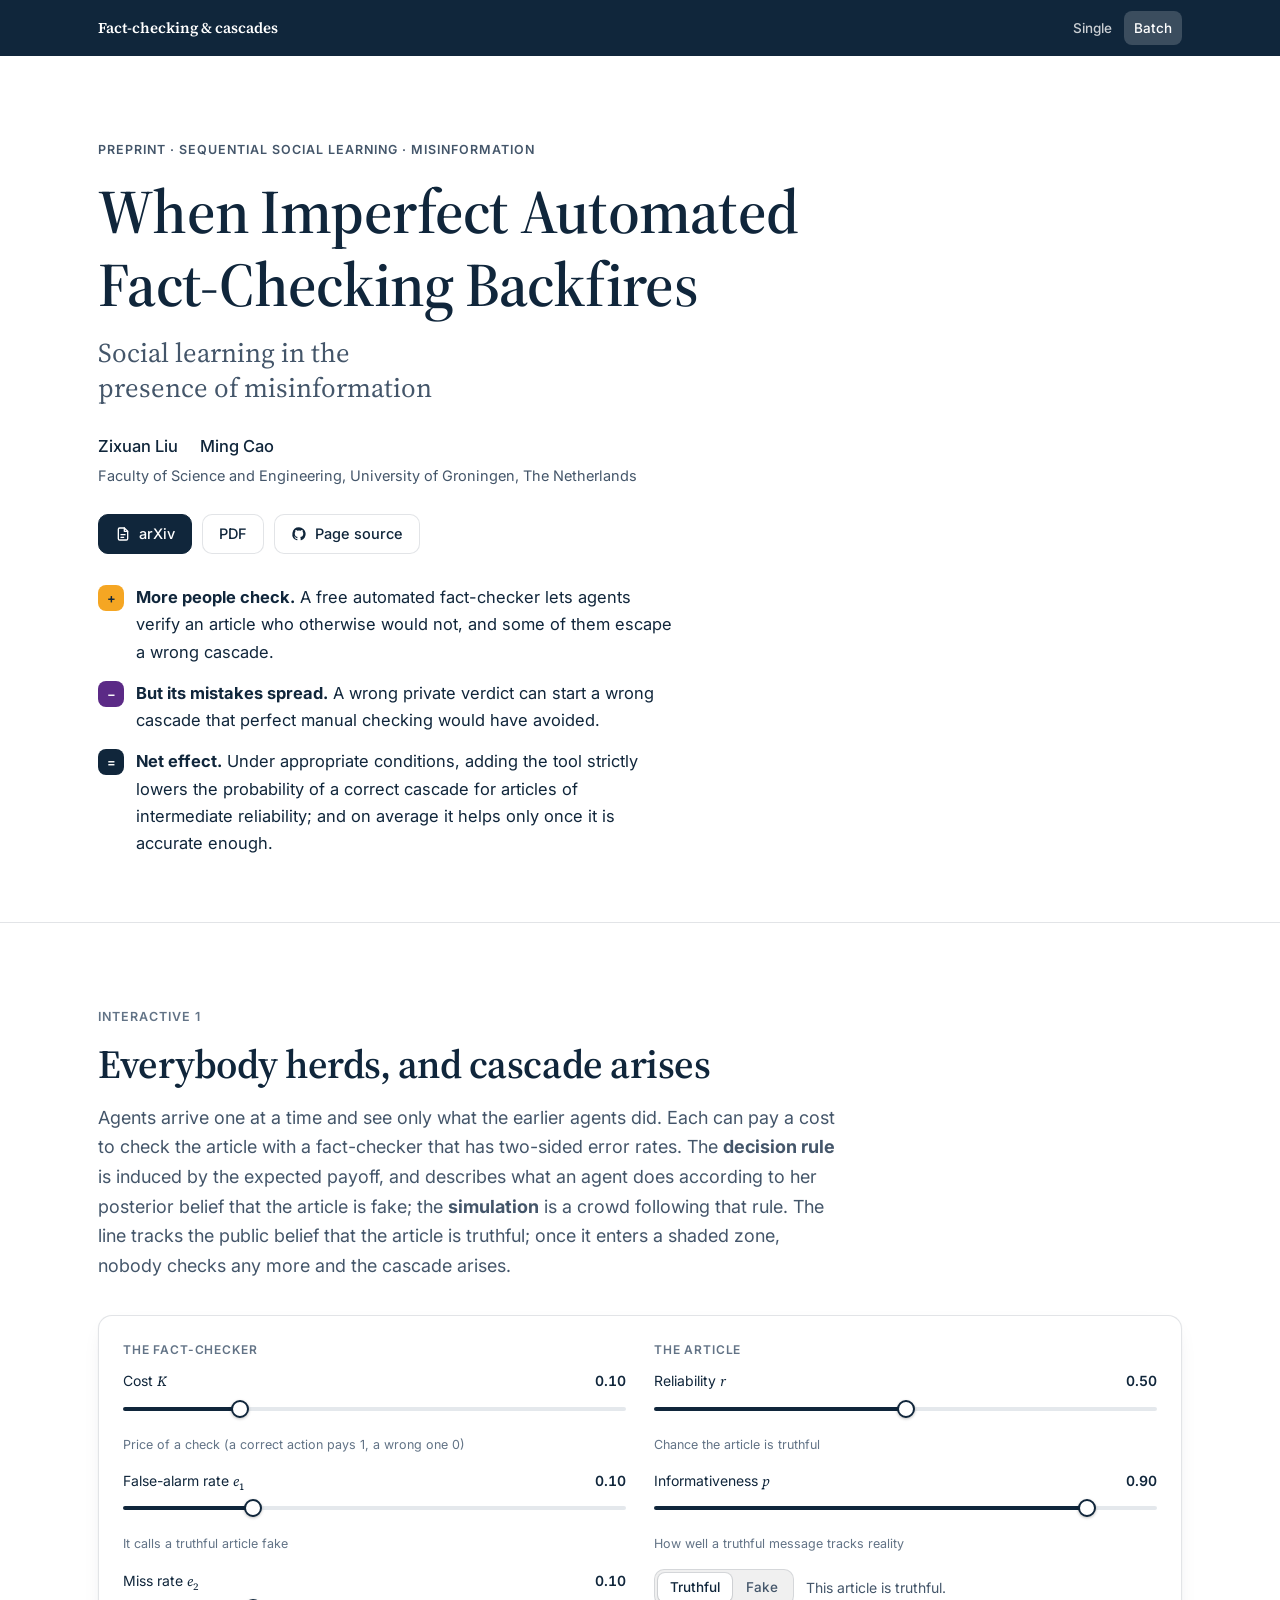
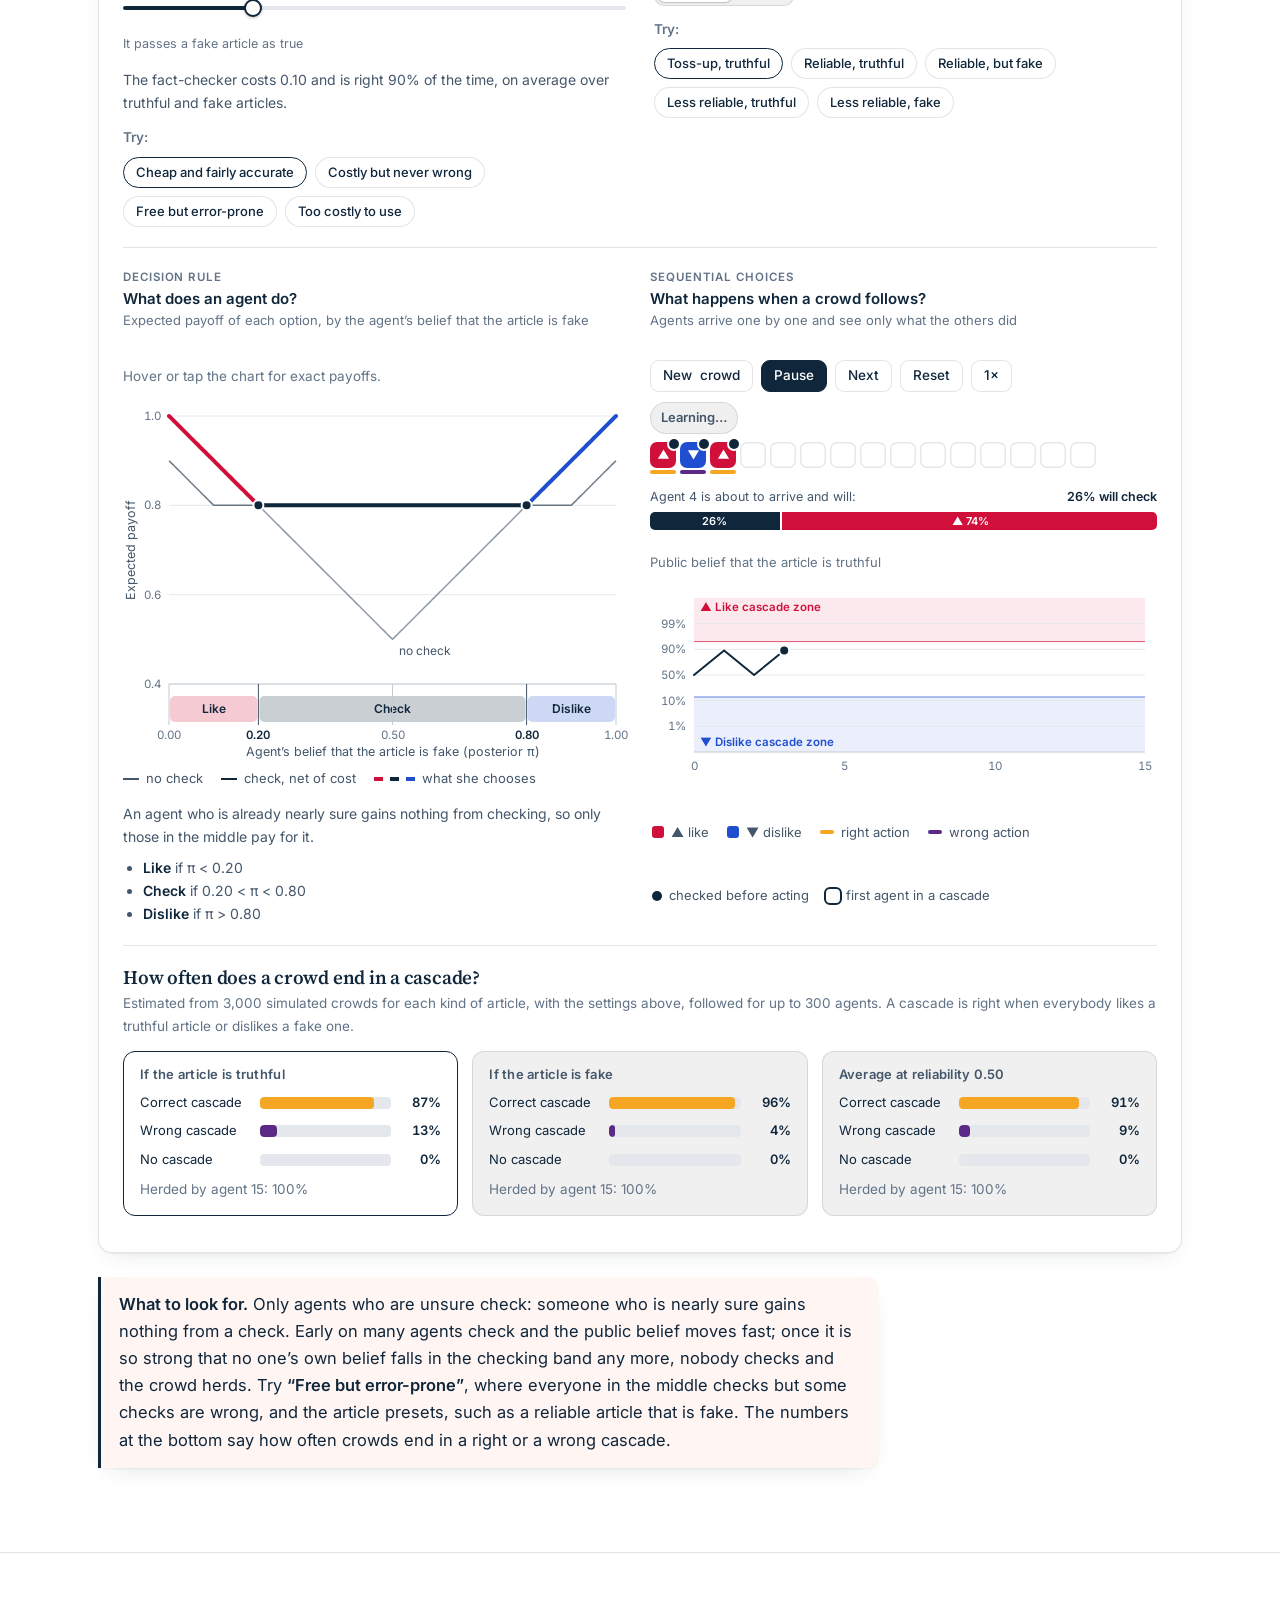
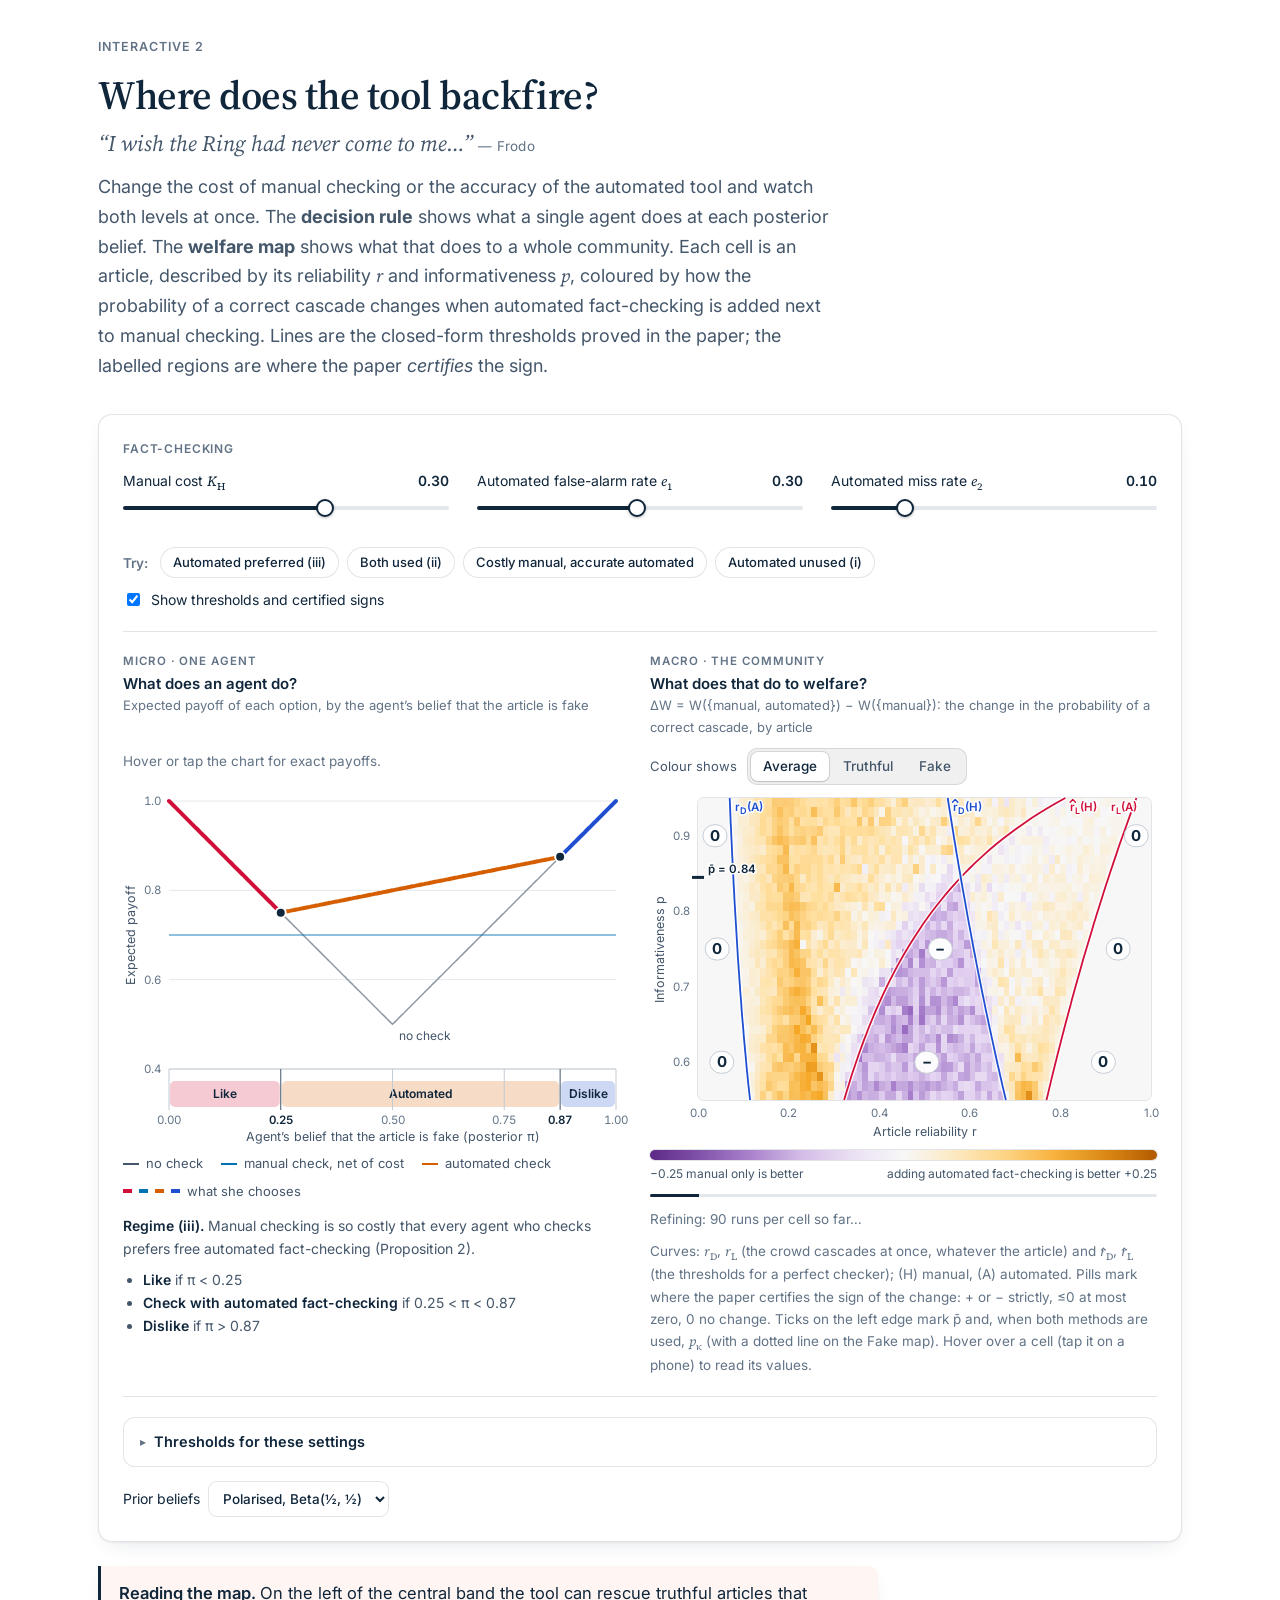
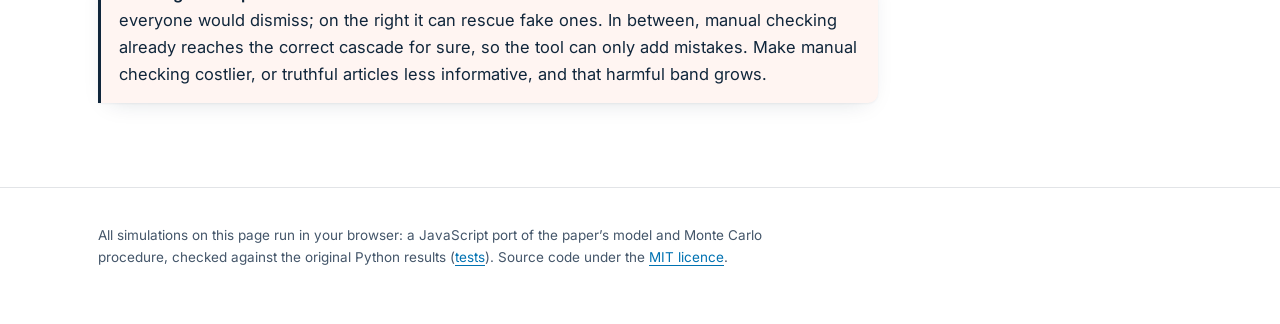
<file: index.html>
<!doctype html>
<html lang="en">
<head>
<meta charset="utf-8">
<meta name="viewport" content="width=device-width, initial-scale=1">
<meta name="theme-color" content="#10263b">
<meta name="color-scheme" content="light">
<title>When Imperfect Automated Fact-Checking Backfires</title>
<meta name="description" content="Interactive project page: when a free but error-prone automated fact-checker helps a community learn the truth, and when it backfires. Sequential social learning with misinformation (Liu &amp; Cao).">
<meta name="author" content="Zixuan Liu, Ming Cao">
<meta property="og:type" content="article">
<meta property="og:title" content="When Imperfect Automated Fact-Checking Backfires">
<meta property="og:description" content="Social learning in the presence of misinformation: an interactive explainer with live simulations.">
<meta name="twitter:card" content="summary">
<link rel="icon" href="data:image/svg+xml,%3Csvg xmlns='http://www.w3.org/2000/svg' viewBox='0 0 32 32'%3E%3Crect width='32' height='32' rx='8' fill='%2310263b'/%3E%3Cpath d='M8 20l5-8 4 5 3-4 4 7z' fill='%23d55e00'/%3E%3Ccircle cx='11' cy='10' r='2.5' fill='%230072b2'/%3E%3C/svg%3E">
<script>
document.documentElement.className='js';document.documentElement.setAttribute('data-theme','light');
window.ASSET_V='20261110b';   /* same number as the ?v= on the files below: bump both when publishing, so a browser never mixes this page with older cached scripts */
/* failsafe: whatever happens to the scripts, nothing that fades in stays hidden */
setTimeout(function(){var e=document.querySelectorAll('.reveal');for(var i=0;i<e.length;i++)e[i].classList.add('in')},3500);
</script>
<link rel="preconnect" href="https://fonts.googleapis.com">
<link rel="preconnect" href="https://fonts.gstatic.com" crossorigin>
<link href="https://fonts.googleapis.com/css2?family=Inter:wght@400;500;600&family=Source+Serif+4:ital,opsz,wght@0,8..60,500;0,8..60,600;1,8..60,400;1,8..60,500&display=swap" rel="stylesheet">
<link rel="stylesheet" href="assets/css/style.css?v=20261110b">
</head>
<body>

<header class="topbar">
  <div class="wrap">
    <a class="brand" href="#top">Fact-checking &amp; cascades</a>
    <nav class="nav" aria-label="Sections">
      <a href="#simulate" title="One article, one simulated crowd">Single</a>
      <a href="#map" title="Many articles at once">Batch</a>
    </nav>
  </div>
</header>

<main id="top">

<!-- ===================================================================== HERO (title section, no live example) -->
<section class="hero">
  <div class="wrap">
    <p class="kicker">Preprint · Sequential social learning · Misinformation</p>
    <h1>When Imperfect Automated <span class="nb">Fact-Checking</span> Backfires</h1>
    <p class="subtitle">Social learning in the presence of misinformation</p>

    <div class="authors">
      <span>Zixuan Liu</span>
      <span>Ming Cao</span>
    </div>
    <p class="affil">Faculty of Science and Engineering, University of Groningen, The Netherlands</p>

    <div class="cta">
      <a class="btn primary" href="https://arxiv.org/abs/2611.08053">
        <svg width="16" height="16" viewBox="0 0 24 24" fill="none" stroke="currentColor" stroke-width="2" stroke-linecap="round" stroke-linejoin="round" aria-hidden="true"><path d="M14 3H7a2 2 0 0 0-2 2v14a2 2 0 0 0 2 2h10a2 2 0 0 0 2-2V8z"/><path d="M14 3v5h5M9 13h6M9 17h4"/></svg>
        arXiv
      </a>
      <a class="btn" href="https://arxiv.org/pdf/2611.08053">PDF</a>
      <a class="btn" href="https://github.com/Lilith223/sequential-model-page">
        <svg width="16" height="16" viewBox="0 0 24 24" fill="currentColor" aria-hidden="true"><path d="M12 2a10 10 0 0 0-3.16 19.49c.5.09.68-.22.68-.48v-1.7c-2.78.6-3.37-1.34-3.37-1.34-.45-1.15-1.11-1.46-1.11-1.46-.91-.62.07-.61.07-.61 1 .07 1.53 1.03 1.53 1.03.89 1.53 2.34 1.09 2.91.83.09-.65.35-1.09.63-1.34-2.22-.25-4.55-1.11-4.55-4.94 0-1.09.39-1.98 1.03-2.68-.1-.25-.45-1.27.1-2.64 0 0 .84-.27 2.75 1.02a9.5 9.5 0 0 1 5 0c1.91-1.29 2.75-1.02 2.75-1.02.55 1.37.2 2.39.1 2.64.64.7 1.03 1.59 1.03 2.68 0 3.84-2.34 4.69-4.57 4.94.36.31.68.92.68 1.85v2.74c0 .27.18.58.69.48A10 10 0 0 0 12 2z"/></svg>
        Page source
      </a>
    </div>

    <ul class="tldr" aria-label="Summary">
      <li><span class="dot plus" aria-hidden="true">+</span><span><b>More people check.</b> A free automated fact-checker lets agents verify an article who otherwise would not, and some of them escape a wrong cascade.</span></li>
      <li><span class="dot minus" aria-hidden="true">−</span><span><b>But its mistakes spread.</b> A wrong private verdict can start a wrong cascade that perfect manual checking would have avoided.</span></li>
      <li><span class="dot calc" aria-hidden="true">=</span><span><b>Net effect.</b> Under appropriate conditions, adding the tool strictly lowers the probability of a correct cascade for articles of intermediate reliability; and on average it helps only once it is accurate enough.</span></li>
    </ul>
  </div>
</section>

<!-- ===================================================================== FIRST INTERACTIVE: one fact-checker, the rule an agent follows (left) and a crowd following it (right) -->
<section class="section" id="simulate">
  <div class="wrap">
    <div class="section-head reveal">
      <p class="kicker">Interactive 1</p>
      <h2>Everybody herds, and cascade arises</h2>
      <p class="lede">Agents arrive one at a time and see only what the earlier agents did. Each can pay a cost to check the article with a fact-checker that has two-sided error rates. The <b>decision rule</b> is induced by the expected payoff, and describes what an agent does according to her posterior belief that the article is fake; the <b>simulation</b> is a crowd following that rule. The line tracks the public belief that the article is truthful; once it enters a shaded zone, nobody checks any more and the cascade arises.</p>
    </div>
    <div id="sim-root"></div>
    <p class="takeaway reveal"><b>What to look for.</b> Only agents who are unsure check: someone who is nearly sure gains nothing from a check. Early on many agents check and the public belief moves fast; once it is so strong that no one’s own belief falls in the checking band any more, nobody checks and the crowd herds. Try <b>“Free but error-prone”</b>, where everyone in the middle checks but some checks are wrong, and the article presets, such as a reliable article that is fake. The numbers at the bottom say how often crowds end in a right or a wrong cascade.</p>
  </div>
</section>

<!-- ===================================================================== EXPLORER: decision rule (micro) next to welfare map (macro) -->
<section class="section" id="map">
  <div class="wrap">
    <div class="section-head reveal">
      <p class="kicker">Interactive 2</p>
      <h2>Where does the tool backfire?</h2>
      <p class="epigraph"><q>I wish the Ring had never come to me…</q> <span class="by">— Frodo</span></p>
      <p class="lede">Change the cost of manual checking or the accuracy of the automated tool and watch both levels at once. The <b>decision rule</b> shows what a single agent does at each posterior belief. The <b>welfare map</b> shows what that does to a whole community. Each cell is an article, described by its reliability <i class="sym">r</i> and informativeness <i class="sym">p</i>, coloured by how the probability of a correct cascade changes when automated fact-checking is added next to manual checking. Lines are the closed-form thresholds proved in the paper; the labelled regions are where the paper <em>certifies</em> the sign.</p>
    </div>
    <div id="map-root"></div>
  </div>
</section>
</main>

<footer class="footer">
  <div class="wrap">
    <p class="note">All simulations on this page run in your browser: a JavaScript port of the paper’s model and Monte Carlo procedure, checked against the original Python results (<a href="tests/">tests</a>). Source code under the <a href="https://github.com/Lilith223/sequential-model-page/blob/main/LICENSE">MIT licence</a>.</p>
  </div>
</footer>

<noscript><p style="padding:16px;text-align:center">The interactive figures on this page need JavaScript.</p></noscript>

<script src="assets/js/model.js?v=20261110b"></script>
<script src="assets/js/ui.js?v=20261110b"></script>
<script src="assets/js/rule.js?v=20261110b"></script>
<script src="assets/js/cascade.js?v=20261110b"></script>
<script src="assets/js/welfare.js?v=20261110b"></script>
<script src="assets/js/main.js?v=20261110b"></script>
</body>
</html>
</file>
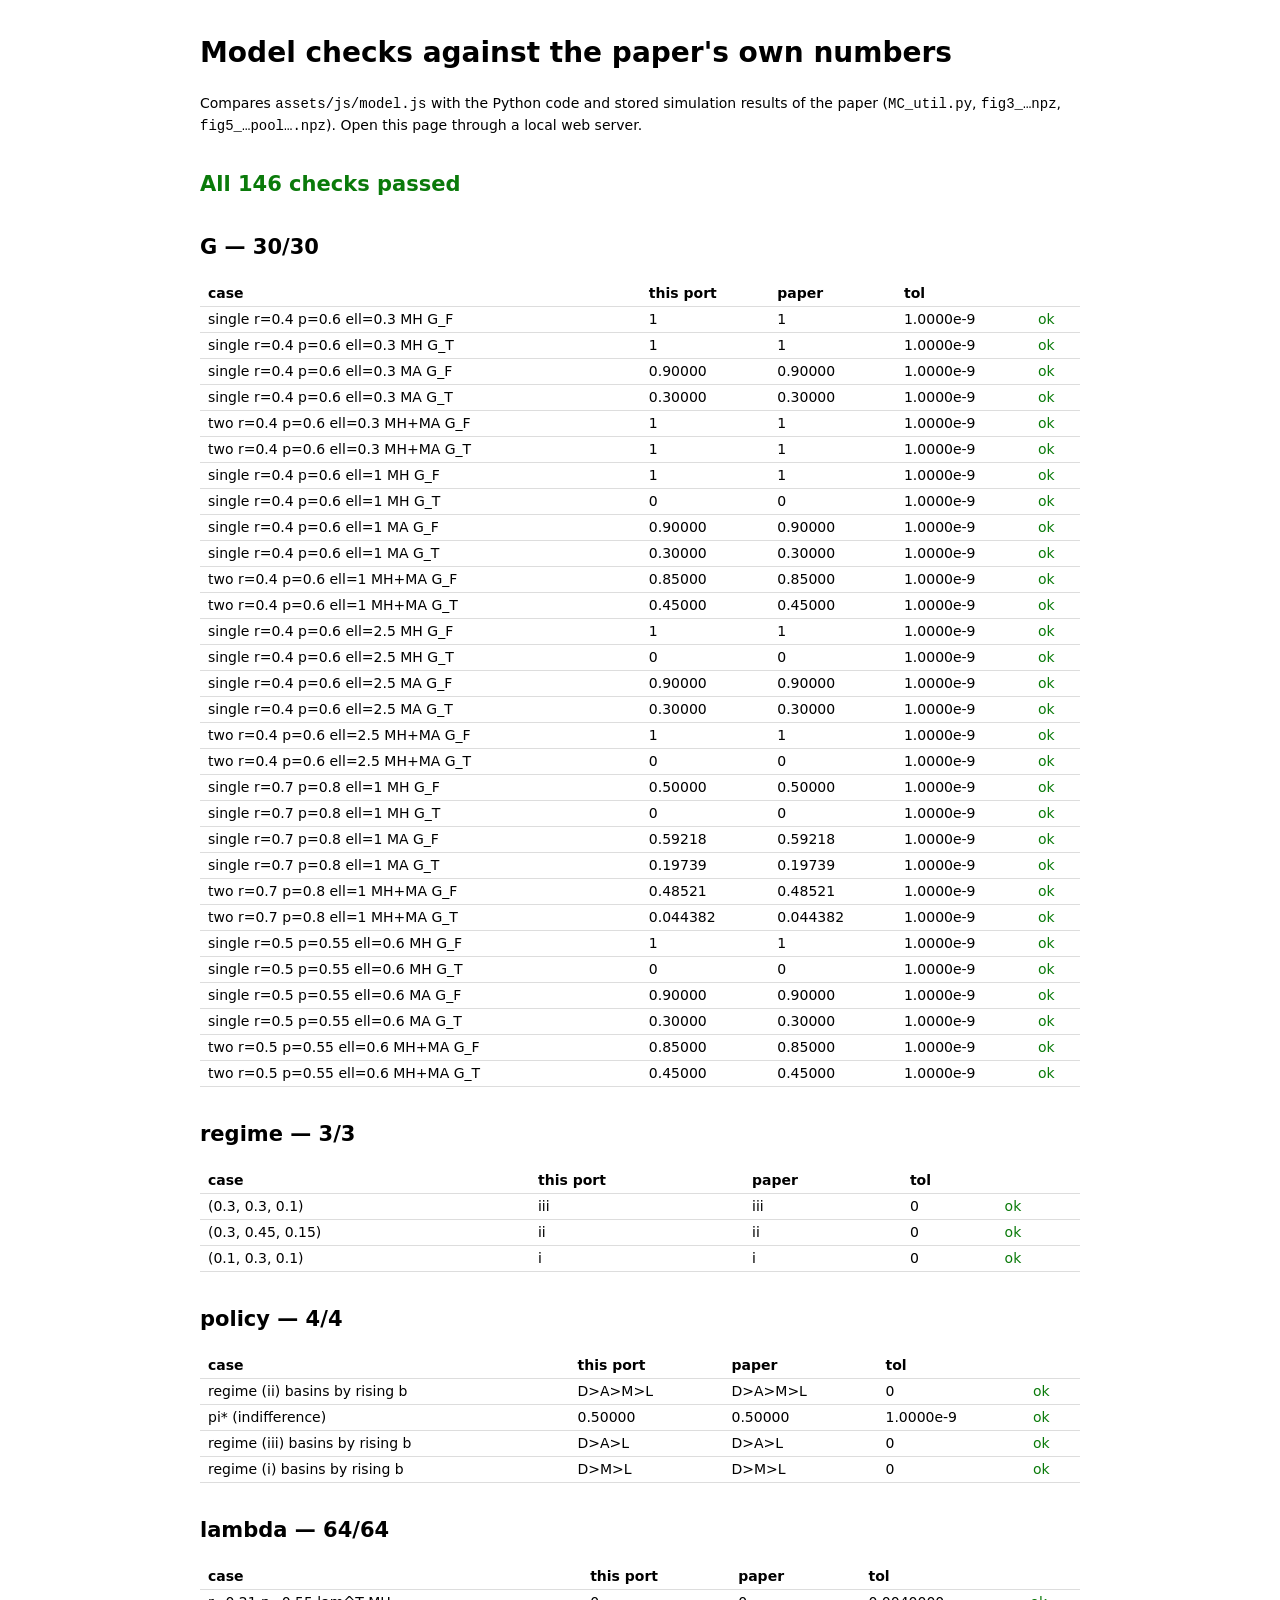
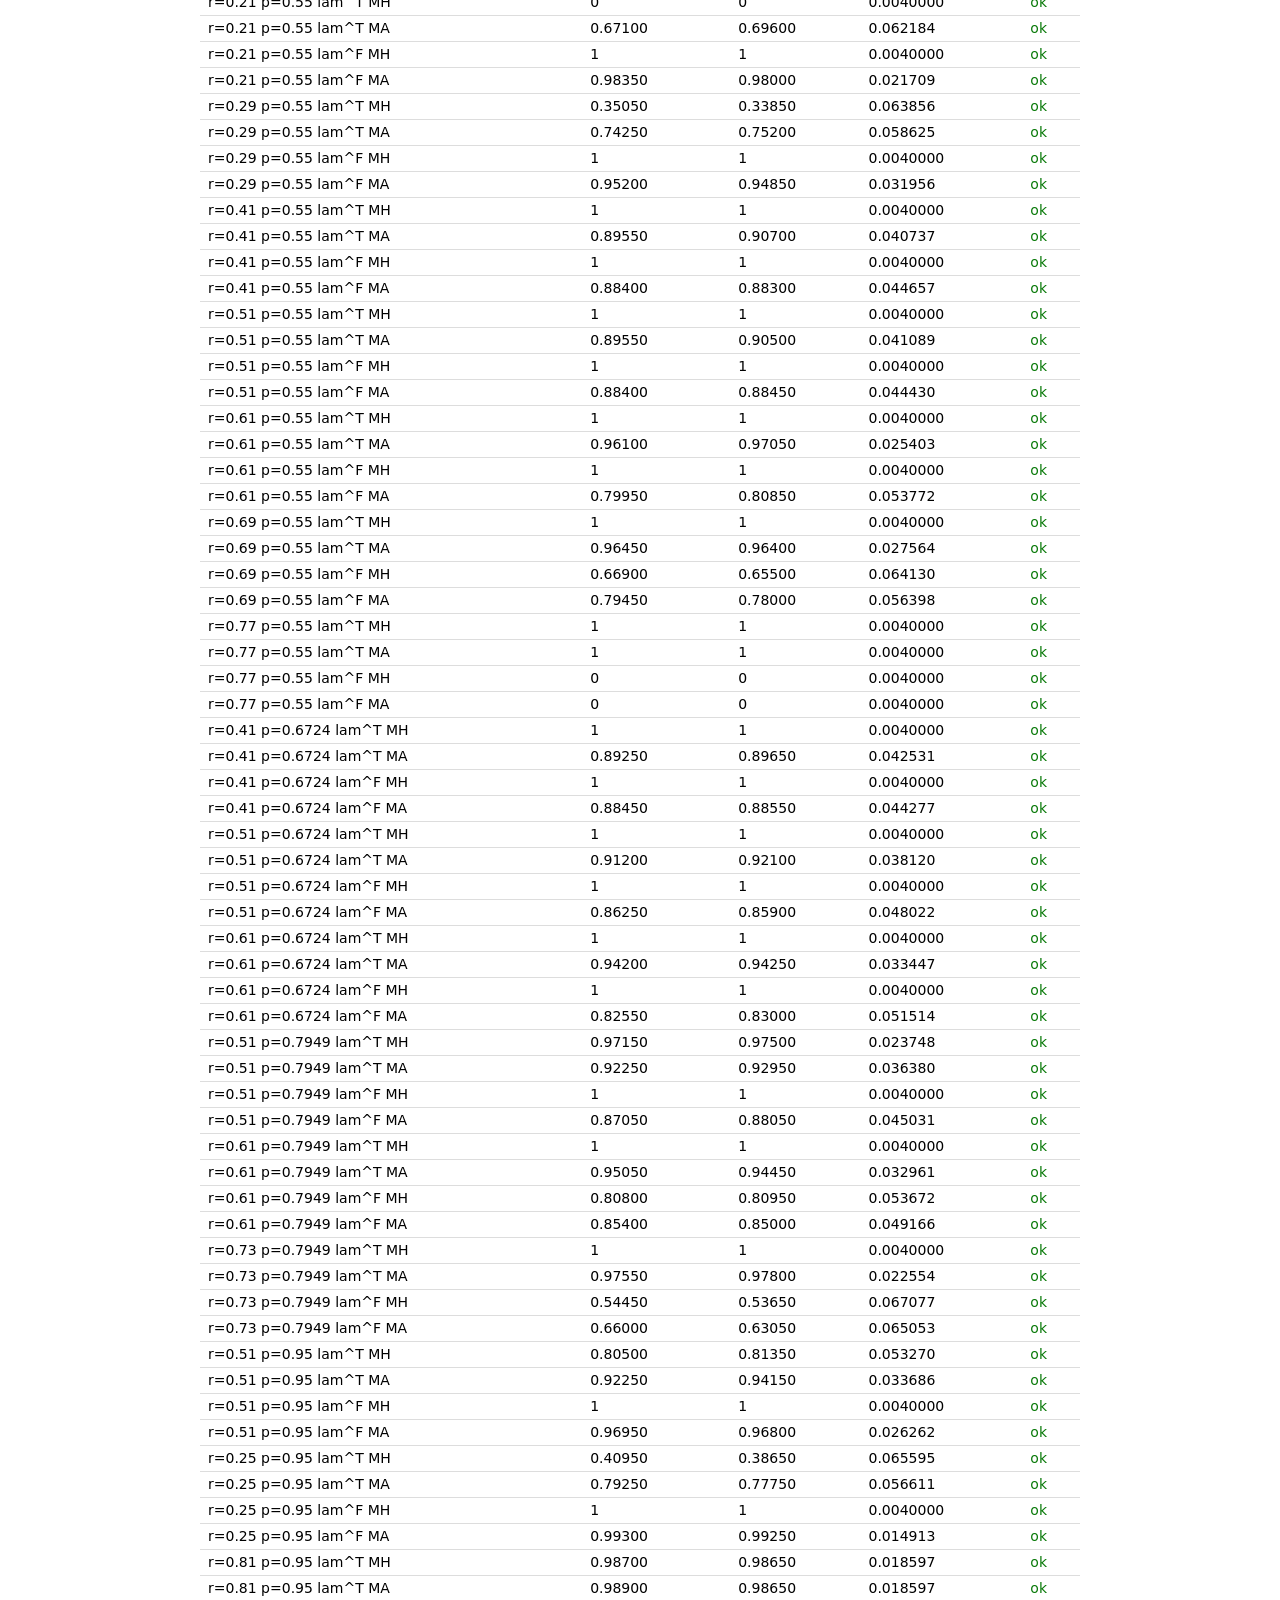
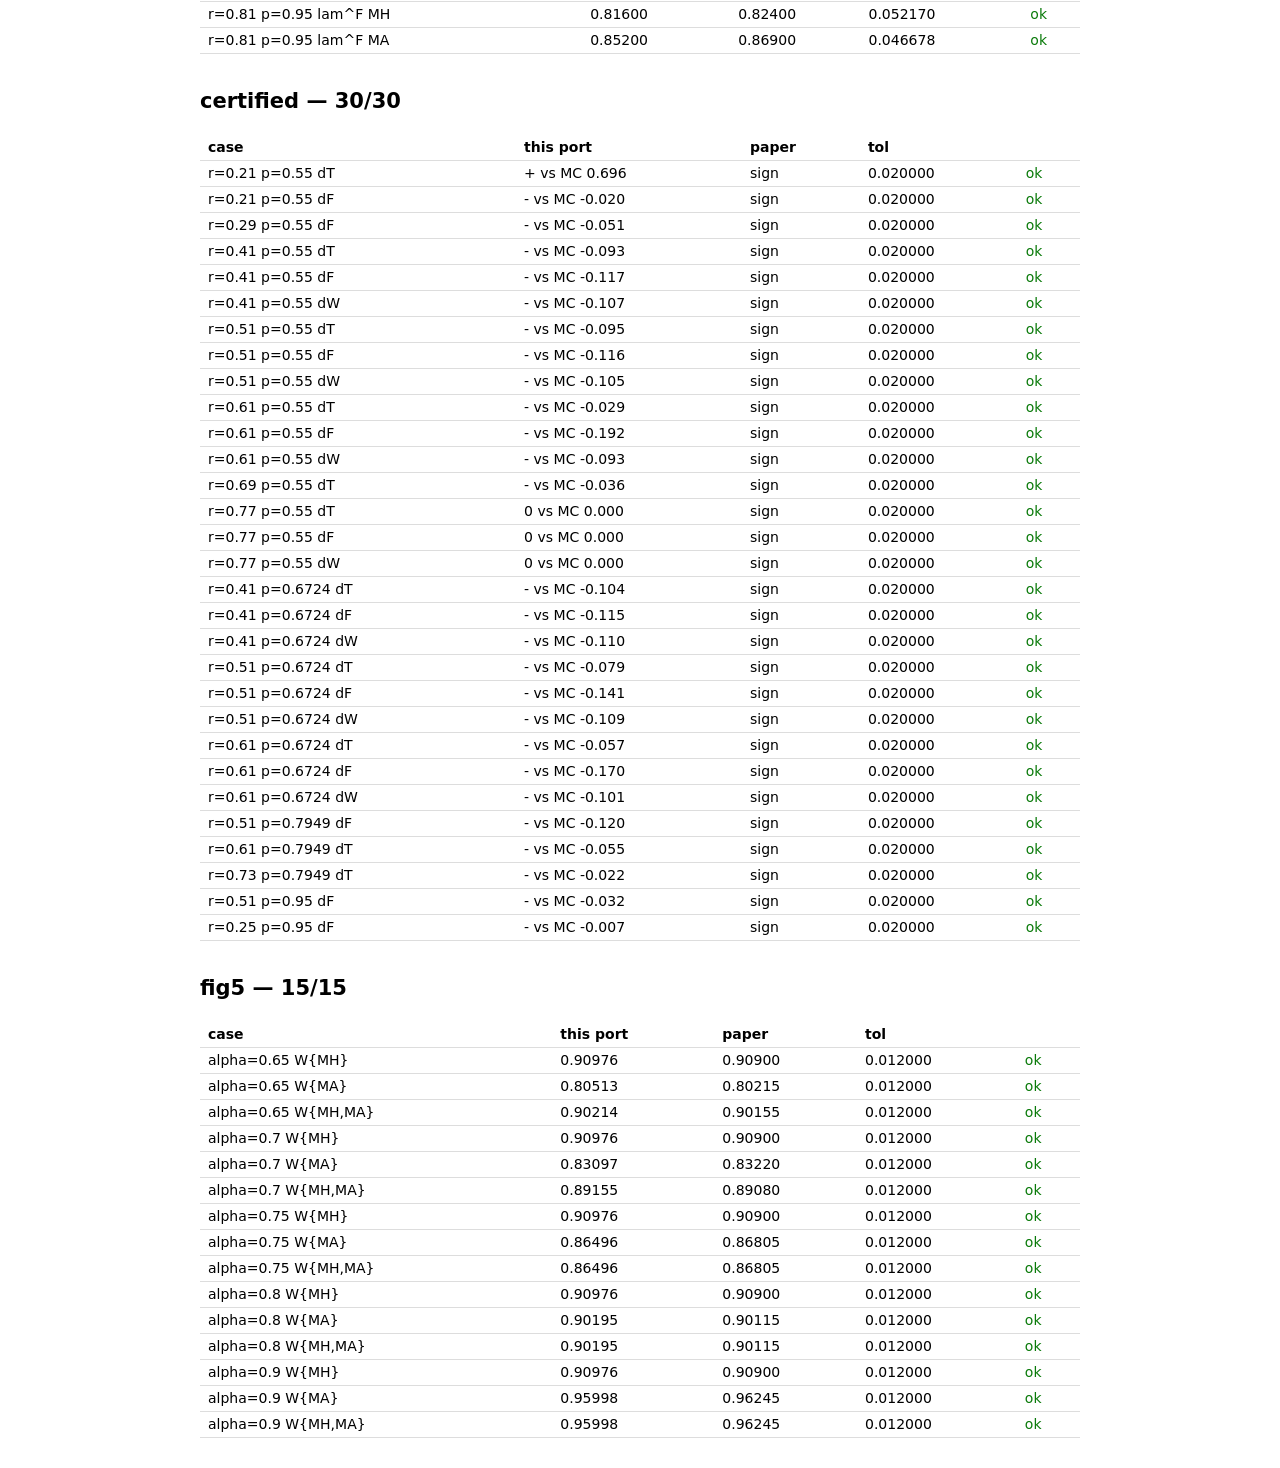
<file: tests/index.html>
<!doctype html>
<html lang="en">
<head>
<meta charset="utf-8">
<title>Model checks</title>
<meta name="viewport" content="width=device-width, initial-scale=1">
<style>
  body { font: 14px/1.5 system-ui, sans-serif; max-width: 880px; margin: 2rem auto; padding: 0 1rem; }
  .ok { color: #0a7a0a } .bad { color: #c0262d; font-weight: 600 }
  table { border-collapse: collapse; width: 100%; margin: .5rem 0 1.5rem }
  td, th { border-bottom: 1px solid #ddd; padding: 2px 8px; text-align: left; font-variant-numeric: tabular-nums }
  h2 { margin-top: 2rem }
</style>
</head>
<body>
<h1>Model checks against the paper's own numbers</h1>
<p>Compares <code>assets/js/model.js</code> with the Python code and stored simulation results of the paper
(<code>MC_util.py</code>, <code>fig3_…npz</code>, <code>fig5_…pool….npz</code>). Open this page through a local web server.</p>
<div id="out">running…</div>
<script src="../assets/js/model.js"></script>
<script>
(async function () {
  const out = document.getElementById('out');
  const ref = await (await fetch('ref.json')).json();
  const rows = []; let fails = 0;
  const log = (section, name, got, want, tol, ok) => { if (!ok) fails++; rows.push({ section, name, got, want, tol, ok }); };
  const near = (a, b, tol) => Math.abs(a - b) <= tol;
  const { manual, auto, buildPolicy, makeChain, priors } = ECC;
  window.__rows = rows;

  /* 1. exact action probabilities G_F, G_T against the paper's step() formulas */
  for (const g of ref.G) {
    const methods = g.kind === 'single' ? [g.K > 0 ? manual(g.K) : auto(g.e1, g.e2)] : [manual(g.KH), auto(g.e1, g.e2)];
    const chain = makeChain(buildPolicy(methods), { r: g.r, p: g.p, q: 0.5, prior: priors.arcsine });
    const o = new Float64Array(2); chain.G(g.ell, o);
    const nm = `${g.kind} r=${g.r} p=${g.p} ell=${g.ell} ${g.kind === 'single' ? (g.K > 0 ? 'MH' : 'MA') : 'MH+MA'}`;
    log('G', nm + ' G_F', o[0], g.GF, 1e-9, near(o[0], g.GF, 1e-9));
    log('G', nm + ' G_T', o[1], g.GT, 1e-9, near(o[1], g.GT, 1e-9));
  }

  /* 2. regimes and policy structure */
  const reg = (K, e1, e2) => ECC.regime(K, e1, e2);
  log('regime', '(0.3, 0.3, 0.1)', reg(0.3, 0.3, 0.1), 'iii', 0, reg(0.3, 0.3, 0.1) === 'iii');
  log('regime', '(0.3, 0.45, 0.15)', reg(0.3, 0.45, 0.15), 'ii', 0, reg(0.3, 0.45, 0.15) === 'ii');
  log('regime', '(0.1, 0.3, 0.1)', reg(0.1, 0.3, 0.1), 'i', 0, reg(0.1, 0.3, 0.1) === 'i');
  const pol2 = buildPolicy([manual(0.3), auto(0.45, 0.15)]);
  const kinds = pol2.basins.map((b) => b.kind === 'C' ? pol2.methods[b.choice].id : b.kind).join('>');
  log('policy', 'regime (ii) basins by rising b', kinds, 'D>A>M>L', 0, kinds === 'D>A>M>L');
  const piStar = (0.45 - 0.3) / (0.45 - 0.15);
  log('policy', 'pi* (indifference)', pol2.basins[1].piLo, piStar, 1e-9, near(pol2.basins[1].piLo, piStar, 1e-9));
  const pol3 = buildPolicy([manual(0.3), auto(0.3, 0.1)]);
  const k3 = pol3.basins.map((b) => b.kind === 'C' ? pol3.methods[b.choice].id : b.kind).join('>');
  log('policy', 'regime (iii) basins by rising b', k3, 'D>A>L', 0, k3 === 'D>A>L');
  const pol1 = buildPolicy([manual(0.1), auto(0.3, 0.1)]);   // K_H below e2/(1-e1+e2) = 0.125: automated never used
  const k1 = pol1.basins.map((b) => b.kind === 'C' ? pol1.methods[b.choice].id : b.kind).join('>');
  log('policy', 'regime (i) basins by rising b', k1, 'D>M>L', 0, k1 === 'D>M>L');

  /* 3. Monte Carlo lambda against the paper's grid (regime iii, 2000 runs each, arcsine H) */
  const f3 = ref.fig3, n = 2000;
  const MH = manual(f3.KH), MA = auto(f3.e1, f3.e2);
  for (const c of f3.cells) {
    const art = { r: c.r, p: c.p, q: 0.5, prior: priors.arcsine };
    const cH = makeChain(buildPolicy([MH]), art), cA = makeChain(buildPolicy([MA]), art);
    for (const [v, key] of [[0, 'T'], [1, 'F']]) {
      const res = ECC.runMany([cH, cA], v, n, 12345 + v, 300);
      const lamH = ECC.correctOf(res[0], v) / n, lamA = ECC.correctOf(res[1], v) / n;
      const tolH = 4 * Math.sqrt(2 * 0.25 / n), tolA = tolH;
      const wH = c['lam' + key + '_H'], wA = c['lam' + key + '_A'];
      // two independent estimates: allow 4 sigma of their difference (worst-case variance 1/4 each)
      const sd = (a, b) => 4 * Math.sqrt(a * (1 - a) / n + b * (1 - b) / n) + 0.004;
      log('lambda', `r=${c.r} p=${c.p} lam^${key} MH`, lamH, wH, sd(wH, wH), near(lamH, wH, sd(wH, wH)));
      log('lambda', `r=${c.r} p=${c.p} lam^${key} MA`, lamA, wA, sd(wA, wA), near(lamA, wA, sd(wA, wA)));
    }
  }

  /* 4. certified signs (Prop. 2) against the paper's simulated welfare changes */
  for (const c of f3.cells) {
    const cs = ECC.certified(f3.KH, f3.e1, f3.e2, c.r, c.p);
    const dT = c.lamT_A - c.lamT_H, dF = c.lamF_A - c.lamF_H, dW = c.r * dT + (1 - c.r) * dF;
    const chk = (sign, d) => sign == null ? null : sign === '+' ? d > -0.02 : sign === '-' ? d < 0.02 : sign === '0' ? Math.abs(d) < 0.02 : null;
    for (const [nm, s, d] of [['dT', cs.dT, dT], ['dF', cs.dF, dF], ['dW', cs.dW, dW]]) {
      const ok = chk(s, d);
      if (ok !== null) log('certified', `r=${c.r} p=${c.p} ${nm}`, s + '  vs MC ' + d.toFixed(3), 'sign', 0.02, ok);
    }
  }

  /* 5. Fig. 5: welfare averaged over r ~ U(0,1), stratified estimator (50 strata) */
  const f5 = ref.fig5, m = 50, k = 60;
  function Wbar(methodSets, alphaRow) {
    const sums = methodSets.map(() => 0);
    for (let i = 0; i < m; i++) {
      const r = (i + 0.5) / m, art = { r, p: f5.p, q: 0.5, prior: priors.arcsine };
      const chains = methodSets.map((ms) => makeChain(buildPolicy(ms), art));
      const rT = ECC.runMany(chains, 0, k, 7 + i * 31, 1000), rF = ECC.runMany(chains, 1, k, 9 + i * 31, 1000);
      chains.forEach((_, j) => { sums[j] += r * ECC.correctOf(rT[j], 0) / k + (1 - r) * ECC.correctOf(rF[j], 1) / k; });
    }
    return sums.map((s) => s / m);
  }
  const KH = f5.KH, MHs = manual(KH);
  for (const row of f5.rows.filter((x) => [0.65, 0.7, 0.75, 0.8, 0.9].includes(x.alpha))) {
    const { e1, e2 } = ECC.errorsAtAccuracy(row.alpha, 3);
    const MAs = auto(e1, e2);
    const [wH, wA, wHA] = Wbar([[MHs], [MAs], [MHs, MAs]]);
    log('fig5', `alpha=${row.alpha} W{MH}`, wH, f5.W_H, 0.012, near(wH, f5.W_H, 0.012));
    log('fig5', `alpha=${row.alpha} W{MA}`, wA, row.W_A, 0.012, near(wA, row.W_A, 0.012));
    log('fig5', `alpha=${row.alpha} W{MH,MA}`, wHA, row.W_HA, 0.012, near(wHA, row.W_HA, 0.012));
  }

  /* report */
  const bySec = {};
  rows.forEach((r) => (bySec[r.section] = bySec[r.section] || []).push(r));
  const f = (x) => typeof x === 'number' ? (Number.isInteger(x) ? x : x.toPrecision(5)) : String(x);
  out.innerHTML = `<h2 class="${fails ? 'bad' : 'ok'}">${fails ? fails + ' check(s) FAILED' : 'All ' + rows.length + ' checks passed'}</h2>` +
    Object.entries(bySec).map(([s, rs]) => `<h2>${s} — ${rs.filter((r) => r.ok).length}/${rs.length}</h2><table><tr><th>case</th><th>this port</th><th>paper</th><th>tol</th><th></th></tr>` +
      rs.map((r) => `<tr><td>${r.name}</td><td>${f(r.got)}</td><td>${f(r.want)}</td><td>${f(r.tol)}</td><td class="${r.ok ? 'ok' : 'bad'}">${r.ok ? 'ok' : 'FAIL'}</td></tr>`).join('') + '</table>').join('');
  window.__fails = fails; window.__done = true;
})();
</script>
</body>
</html>
</file>
<file: assets/css/style.css>
/* ==========================================================================
   Project page — When Imperfect Automated Fact-Checking Backfires
   Colours are those of the ENTEG Day poster (sty/postersettings.sty, sty/beamercolorthemenott.sty):
     navy                 structure: headings, buttons, sliders, top bar          nottblue  #10263B
     blue / vermillion    the manual / the automated fact-checking tool           mhcolor #0072B2, macolor #D55E00
     red / blue           Like / Dislike (thresholds, decision rule, crowd)       likecolor #D0103A, dislikecolor #1F4FD0
     gold / purple        gain (correct, help) / loss (wrong, hurt)               #FFDF9E, #F5A623 / #E2D1F0, #9C6FC4, #5B2A86
   Light and dark are stepped separately (the dark theme keeps the same hues, lifted for contrast on navy).
   ========================================================================== */

:root {
  color-scheme: light;
  --bg: #ffffff;
  --surface: #ffffff;
  --surface-2: #f0f0f0;          /* poster: lightgray */
  --ink: #10263b;                /* poster: nottblue */
  --ink-2: #44566a;
  --muted: #627386;
  --grid: #e4e8ec;
  --axis: #c3cbd3;
  --border: rgba(16, 38, 59, 0.12);
  --shadow: 0 1px 2px rgba(16, 38, 59, 0.05), 0 8px 24px -12px rgba(16, 38, 59, 0.18);
  --bar: #10263b;                /* top bar: the poster's headline band */
  --bar-ink: #ffffff;
  --alert: #fff5f2;              /* poster: lightorange, for the "what to look for" boxes */
  --on-strong: #ffffff;          /* text on the solid red / blue / vermillion fills */

  --blue: #0072b2;               /* manual fact-checking */
  --orange: #d55e00;             /* automated fact-checking */
  --blue-wash: rgba(0, 114, 178, 0.12);
  --orange-wash: rgba(213, 94, 0, 0.14);
  --link: #0072b2;

  --like: #d0103a;               /* Like */
  --dislike: #1f4fd0;            /* Dislike */
  --like-wash: rgba(208, 16, 58, 0.09);
  --dislike-wash: rgba(31, 79, 208, 0.09);

  /* gain (correct, help) and loss (wrong, hurt) */
  --good: #f5a623;               /* gold, strong */
  --good-ink: #8a4800;
  --critical: #5b2a86;           /* purple, strong */
  --critical-ink: #5b2a86;
  --mid: #f7f7f7;               /* centre of the welfare colour scale */
  --hm-n3: #5b2a86; --hm-n2: #9c6fc4; --hm-n1: #e2d1f0; --hm-0: #f7f7f7; --hm-p1: #ffdf9e; --hm-p2: #f5a623; --hm-p3: #b25a00;
  --zone: rgba(16, 38, 59, 0.05);

  --serif: "Source Serif 4", "Iowan Old Style", "Palatino Linotype", Georgia, serif;
  --sans: "Inter", system-ui, -apple-system, "Segoe UI", Roboto, sans-serif;
  --radius: 14px;
  --gutter: clamp(16px, 4vw, 28px);
}
@media (prefers-color-scheme: dark) {
  :root:where(:not([data-theme="light"])) {
    color-scheme: dark;
    --bg: #0a1622; --surface: #10263b; --surface-2: #17344f;
    --ink: #eef3f8; --ink-2: #b7c4d1; --muted: #8b9bab;
    --grid: #21394f; --axis: #36516a; --border: rgba(255, 255, 255, 0.12);
    --shadow: 0 1px 2px rgba(0, 0, 0, 0.4), 0 8px 24px -12px rgba(0, 0, 0, 0.6);
    --bar: #08131d; --bar-ink: #ffffff; --alert: rgba(240, 138, 58, 0.1); --on-strong: #08131d;
    --blue: #4da3d9; --orange: #f08a3a;
    --blue-wash: rgba(77, 163, 217, 0.2); --orange-wash: rgba(240, 138, 58, 0.22);
    --link: #7fc0ea;
    --like: #ff6b87; --dislike: #7f9cff; --like-wash: rgba(255, 107, 135, 0.16); --dislike-wash: rgba(127, 156, 255, 0.16);
    --good: #f5a623; --good-ink: #ffd27a; --critical: #9c6fc4; --critical-ink: #d2b3f0;
    --mid: #1d3248;
    --hm-n3: #c39bf0; --hm-n2: #8a5fc0; --hm-n1: #4a3670; --hm-0: #1d3248; --hm-p1: #6d5a2a; --hm-p2: #c98a1c; --hm-p3: #ffc24d;
    --zone: rgba(255, 255, 255, 0.05);
  }
}
:root[data-theme="dark"] {
  color-scheme: dark;
  --bg: #0a1622; --surface: #10263b; --surface-2: #17344f;
  --ink: #eef3f8; --ink-2: #b7c4d1; --muted: #8b9bab;
  --grid: #21394f; --axis: #36516a; --border: rgba(255, 255, 255, 0.12);
  --shadow: 0 1px 2px rgba(0, 0, 0, 0.4), 0 8px 24px -12px rgba(0, 0, 0, 0.6);
  --bar: #08131d; --bar-ink: #ffffff; --alert: rgba(240, 138, 58, 0.1); --on-strong: #08131d;
  --blue: #4da3d9; --orange: #f08a3a;
  --blue-wash: rgba(77, 163, 217, 0.2); --orange-wash: rgba(240, 138, 58, 0.22);
  --link: #7fc0ea;
  --like: #ff6b87; --dislike: #7f9cff; --like-wash: rgba(255, 107, 135, 0.16); --dislike-wash: rgba(127, 156, 255, 0.16);
  --good: #f5a623; --good-ink: #ffd27a; --critical: #9c6fc4; --critical-ink: #d2b3f0;
  --mid: #1d3248;
  --hm-n3: #c39bf0; --hm-n2: #8a5fc0; --hm-n1: #4a3670; --hm-0: #1d3248; --hm-p1: #6d5a2a; --hm-p2: #c98a1c; --hm-p3: #ffc24d;
  --zone: rgba(255, 255, 255, 0.05);
}

/* ---------- base ---------- */
*, *::before, *::after { box-sizing: border-box; }
/* No global scroll-behavior: smooth: it fights with scroll anchoring and wheel scrolling.
   In-page links are scrolled smoothly by main.js instead. */
html { scroll-padding-top: 72px; -webkit-text-size-adjust: 100%; }
body {
  margin: 0; background: var(--bg); color: var(--ink);
  font-family: var(--sans); font-size: 16.5px; line-height: 1.65;
  -webkit-font-smoothing: antialiased; text-rendering: optimizeLegibility;
}
img, svg, canvas { display: block; max-width: 100%; }
a { color: var(--link); text-decoration-thickness: 1px; text-underline-offset: 3px; }
a:hover { text-decoration-thickness: 2px; }
h1, h2, h3, h4 { font-family: var(--serif); font-weight: 600; letter-spacing: -0.012em; line-height: 1.18; margin: 0; }
p { margin: 0 0 1em; }
code, kbd, pre { font-family: ui-monospace, "SF Mono", Menlo, Consolas, monospace; font-size: 0.9em; }
:focus-visible { outline: 2px solid var(--blue); outline-offset: 2px; border-radius: 4px; }
.sr-only { position: absolute; width: 1px; height: 1px; overflow: hidden; clip: rect(0 0 0 0); white-space: nowrap; }
.wrap { width: 100%; max-width: 1140px; margin: 0 auto; padding: 0 var(--gutter); }
.prose { max-width: 68ch; }
.muted { color: var(--ink-2); }
.num { font-variant-numeric: tabular-nums; }
i.sym { font-family: var(--serif); font-style: italic; }
/* hat over a letter (\hat r): drawn here, not with a combining U+0302, which falls back to another font and drifts off the letter */
i.sym.hat { position: relative; display: inline-block; line-height: 1; }
i.sym.hat::before {
  content: ""; position: absolute; left: calc(50% - .1em + .035em); top: .17em; width: .2em; height: .2em;
  border-top: .07em solid currentColor; border-left: .07em solid currentColor; transform: rotate(45deg); transform-origin: 50% 50%;
}
sub { font-size: 0.72em; line-height: 0; }
i.sym + sub { font-family: var(--serif); font-style: normal; }      /* subscripts of a math symbol share its serif face */

/* ---------- top bar ---------- */
.topbar {
  position: sticky; top: 0; z-index: 50;
  background: var(--bar);                                         /* the poster's navy headline band; no backdrop blur: repainting it over charts made scrolling heavy */
  color: var(--bar-ink);
}
.topbar .wrap { display: flex; align-items: center; gap: 16px; height: 56px; }
.brand { font-family: var(--serif); font-weight: 600; font-size: 15px; color: var(--bar-ink); text-decoration: none; white-space: nowrap; }
.nav { display: flex; gap: 2px; overflow-x: auto; scrollbar-width: none; flex: 1; justify-content: flex-end; }
.nav::-webkit-scrollbar { display: none; }
.nav a {
  color: rgba(255, 255, 255, 0.78); text-decoration: none; font-size: 13.5px; font-weight: 500;
  padding: 6px 10px; border-radius: 8px; white-space: nowrap;
}
.nav a:hover { background: rgba(255, 255, 255, 0.12); color: #fff; }
.nav a[aria-current="true"] { color: #fff; background: rgba(255, 255, 255, 0.18); }
.icon-btn {
  appearance: none; border: 1px solid rgba(255, 255, 255, 0.3); background: transparent; color: var(--bar-ink);
  width: 36px; height: 36px; border-radius: 10px; cursor: pointer; display: grid; place-items: center; flex: none;
}
.icon-btn:hover { background: rgba(255, 255, 255, 0.14); }
.topbar :focus-visible { outline-color: #fff; }
@media (max-width: 760px) { .brand { display: none; } .nav { justify-content: flex-start; } }

/* ---------- hero ---------- */
.hero { padding: clamp(40px, 8vw, 84px) 0 clamp(28px, 5vw, 48px); }
.kicker { font-size: 12.5px; font-weight: 600; letter-spacing: 0.08em; text-transform: uppercase; color: var(--ink-2); margin: 0 0 14px; }
.hero h1 { font-size: clamp(34px, 6vw, 62px); max-width: 30ch; text-wrap: balance; }
.hero h1 .nb { white-space: nowrap; }
.hero .subtitle { font-family: var(--serif); font-size: clamp(19px, 2.6vw, 27px); color: var(--ink-2); margin: 14px 0 0; max-width: 40ch; line-height: 1.3; text-wrap: balance; }
.authors { display: flex; flex-wrap: wrap; gap: 6px 22px; margin: 28px 0 4px; font-weight: 500; }
.authors span.sup { color: var(--muted); font-weight: 400; }
.affil { color: var(--ink-2); font-size: 14.5px; margin: 0; }
.cta { display: flex; flex-wrap: wrap; gap: 10px; margin: 26px 0 0; }
.btn {
  appearance: none; display: inline-flex; align-items: center; gap: 8px; cursor: pointer;
  font: 500 14.5px/1 var(--sans); padding: 11px 16px; border-radius: 10px;
  border: 1px solid var(--border); background: var(--surface); color: var(--ink); text-decoration: none;
}
.btn:hover { background: var(--surface-2); }
.btn.primary { background: var(--ink); color: var(--bg); border-color: var(--ink); }
.btn.primary:hover { opacity: 0.88; background: var(--ink); }
.btn[aria-disabled="true"] { opacity: 0.55; cursor: not-allowed; }
.btn .tag { font-size: 11px; font-weight: 600; letter-spacing: .04em; text-transform: uppercase; color: var(--ink-2); border: 1px solid var(--border); padding: 2px 6px; border-radius: 6px; }
.btn.sm { padding: 8px 12px; font-size: 13.5px; border-radius: 9px; }

.hero-grid { display: grid; grid-template-columns: minmax(0, 1.05fr) minmax(0, 1fr); gap: clamp(24px, 5vw, 56px); align-items: start; }
@media (max-width: 940px) { .hero-grid { grid-template-columns: minmax(0, 1fr); } }
.tldr { margin-top: 30px; padding: 0; list-style: none; display: grid; gap: 14px; max-width: 58ch; }
.tldr li { display: grid; grid-template-columns: 26px minmax(0, 1fr); gap: 12px; align-items: start; }
.tldr .dot { width: 26px; height: 26px; border-radius: 8px; display: grid; place-items: center; font: 600 13px var(--sans); color: #fff; margin-top: 1px; }
.tldr .plus { background: var(--good); color: #10263b; } .tldr .minus { background: var(--critical); color: #fff; } .tldr .calc { background: var(--ink); color: var(--bg); }      /* + gain gold, − loss purple, as on the poster */

/* ---------- sections ---------- */
.section { padding: clamp(44px, 7vw, 84px) 0; border-top: 1px solid var(--border); }
.section-head { margin-bottom: clamp(22px, 3vw, 34px); max-width: 74ch; }
.section-head .kicker { color: var(--muted); }
.section-head h2 { font-size: clamp(27px, 3.6vw, 40px); text-wrap: balance; }
.lede { font-size: 18px; color: var(--ink-2); margin: 14px 0 0; }
/* a quotation under a section title */
.epigraph { font-family: var(--serif); font-style: italic; font-size: clamp(18px, 2.2vw, 22px); line-height: 1.35; color: var(--ink-2); margin: 10px 0 0; text-wrap: balance; }
.epigraph q { quotes: "\201C" "\201D"; }
.epigraph .by { font-family: var(--sans); font-style: normal; font-size: 13.5px; letter-spacing: .02em; color: var(--muted); white-space: nowrap; }
.takeaway {
  margin: 24px 0 0; padding: 14px 18px; border-left: 3px solid var(--ink); background: var(--alert);
  border-radius: 0 10px 10px 0; max-width: 78ch; box-shadow: var(--shadow);
}
.takeaway b { font-weight: 600; }

.card { background: var(--surface); border: 1px solid var(--border); border-radius: var(--radius); box-shadow: var(--shadow); }
.pad { padding: clamp(16px, 2.4vw, 24px); }

.two-effects { display: grid; grid-template-columns: minmax(0, 1fr) minmax(0, 1fr); gap: 16px; }
@media (max-width: 800px) { .two-effects { grid-template-columns: minmax(0, 1fr); } }
.effect { padding: 22px; }
.effect .tag { display: inline-flex; align-items: center; gap: 8px; font-weight: 600; font-size: 13px; letter-spacing: .02em; padding: 4px 10px; border-radius: 999px; margin-bottom: 12px; }
.effect.pos .tag { background: color-mix(in srgb, var(--good) 16%, transparent); color: var(--good-ink); }
.effect.neg .tag { background: color-mix(in srgb, var(--critical) 14%, transparent); color: var(--critical-ink); }
.effect h3 { font-size: 22px; margin-bottom: 8px; }
.effect p { margin: 0; color: var(--ink-2); }

.steps { display: grid; grid-template-columns: repeat(4, minmax(0, 1fr)); gap: 14px; counter-reset: step; padding: 0; list-style: none; margin: 0; }
@media (max-width: 980px) { .steps { grid-template-columns: repeat(2, minmax(0, 1fr)); } }
@media (max-width: 560px) { .steps { grid-template-columns: minmax(0, 1fr); } }
.steps li { counter-increment: step; padding: 18px; position: relative; }
.steps li::before {
  content: counter(step); display: grid; place-items: center; width: 26px; height: 26px; border-radius: 50%;
  background: var(--ink); color: var(--bg); font: 600 13px var(--sans); margin-bottom: 12px;
}
.steps h3 { font-size: 18px; margin-bottom: 6px; }
.steps p { margin: 0; font-size: 15px; color: var(--ink-2); line-height: 1.55; }
.method-pair { display: grid; grid-template-columns: minmax(0, 1fr) minmax(0, 1fr); gap: 14px; margin-top: 14px; }
@media (max-width: 640px) { .method-pair { grid-template-columns: minmax(0, 1fr); } }
.method { padding: 16px 18px; display: grid; grid-template-columns: 14px minmax(0, 1fr); gap: 2px 12px; align-items: start; }
.method .sw { width: 14px; height: 14px; border-radius: 4px; margin-top: 5px; }
.method h3 { font-size: 18px; } .method p { grid-column: 2; margin: 0; color: var(--ink-2); font-size: 15px; }
.sw.m { background: var(--blue); } .sw.a { background: var(--orange); }

/* ---------- controls ---------- */
.controls { display: grid; gap: 18px 28px; grid-template-columns: repeat(3, minmax(0, 1fr)); }
.controls.two { grid-template-columns: repeat(2, minmax(0, 1fr)); }
.controls.col { grid-template-columns: minmax(0, 1fr); gap: 14px; }
@media (max-width: 760px) { .controls, .controls.two { grid-template-columns: minmax(0, 1fr); } }
.ctl-group { min-width: 0; }
.ctl-title { font-size: 12px; font-weight: 600; letter-spacing: .07em; text-transform: uppercase; color: var(--muted); margin: 0 0 10px; }
.sl { display: block; margin-bottom: 12px; }
.sl-top { display: flex; justify-content: space-between; align-items: baseline; gap: 8px; font-size: 14px; }
.sl-label { color: var(--ink); }
.sl-val { font-variant-numeric: tabular-nums; font-weight: 600; font-size: 14px; }
.sl-hint { font-size: 12.5px; color: var(--muted); margin-top: -2px; }
input[type="range"] {
  -webkit-appearance: none; appearance: none; width: 100%; height: 26px; margin: 2px 0 0; background: transparent; cursor: pointer;
  --pct: 50%;
}
input[type="range"]::-webkit-slider-runnable-track {
  height: 4px; border-radius: 2px;
  background: linear-gradient(to right, var(--ink) 0 var(--pct), var(--grid) var(--pct) 100%);
}
input[type="range"]::-moz-range-track { height: 4px; border-radius: 2px; background: var(--grid); }
input[type="range"]::-moz-range-progress { height: 4px; border-radius: 2px; background: var(--ink); }
input[type="range"]::-webkit-slider-thumb {
  -webkit-appearance: none; width: 18px; height: 18px; margin-top: -7px; border-radius: 50%;
  background: var(--surface); border: 2px solid var(--ink); box-shadow: 0 1px 3px rgba(0, 0, 0, .25);
}
input[type="range"]::-moz-range-thumb { width: 14px; height: 14px; border-radius: 50%; background: var(--surface); border: 2px solid var(--ink); }
input[type="range"]:focus-visible { outline: none; }
input[type="range"]:focus-visible::-webkit-slider-thumb { outline: 2px solid var(--blue); outline-offset: 2px; }

.seg { display: inline-flex; padding: 3px; gap: 2px; background: var(--surface-2); border: 1px solid var(--border); border-radius: 10px; flex-wrap: wrap; }
.seg button {
  appearance: none; border: 0; background: transparent; color: var(--ink-2); font: 500 13.5px/1 var(--sans);
  padding: 8px 12px; border-radius: 7px; cursor: pointer;
}
.seg button:hover { color: var(--ink); }
.seg button[aria-pressed="true"] { background: var(--surface); color: var(--ink); box-shadow: 0 1px 2px rgba(0, 0, 0, .12), 0 0 0 1px var(--border); }
select.sel {
  font: 500 13.5px var(--sans); color: var(--ink); background: var(--surface); border: 1px solid var(--border);
  border-radius: 9px; padding: 8px 10px; max-width: 100%;
}
.chips { display: flex; flex-wrap: wrap; gap: 8px; }
.chip {
  appearance: none; font: 500 13px/1 var(--sans); color: var(--ink); background: var(--surface); cursor: pointer;
  border: 1px solid var(--border); padding: 8px 12px; border-radius: 999px;
}
.chip:hover { background: var(--surface-2); }
.chip[aria-pressed="true"] { border-color: var(--ink); }
.toolbar { display: flex; flex-wrap: wrap; align-items: center; gap: 10px 12px; }
.toolbar .spacer { flex: 1; }
.readout { font-size: 14px; color: var(--ink-2); }
.readout b { color: var(--ink); font-weight: 600; }
.divider { height: 1px; background: var(--border); margin: 20px 0; }
.note { font-size: 13.5px; color: var(--muted); }
kbd { background: var(--surface-2); border: 1px solid var(--border); border-radius: 5px; padding: 1px 5px; }

/* ---------- legend & small marks ---------- */
.legend { display: flex; flex-wrap: wrap; gap: 6px 18px; font-size: 13px; color: var(--ink-2); align-items: center; }
.legend .k { display: inline-flex; align-items: center; gap: 7px; }
.key-sw { width: 12px; height: 12px; border-radius: 3px; flex: none; }
.key-line { width: 16px; height: 0; border-top: 2px solid; flex: none; }
.key-bar { width: 14px; height: 4px; border-radius: 2px; flex: none; }
.key-dot { width: 10px; height: 10px; border-radius: 50%; flex: none; box-shadow: 0 0 0 2px var(--surface); }
.bg-blue { background: var(--blue); } .bg-orange { background: var(--orange); }
.bg-good { background: var(--good); } .bg-critical { background: var(--critical); }
.bg-gray { background: var(--axis); }
.bg-ink { background: var(--ink); } .bg-like { background: var(--like); } .bg-dislike { background: var(--dislike); }

/* ---------- agents / cascade demo ---------- */
.worlds { display: grid; grid-template-columns: minmax(0, 1fr) minmax(0, 1fr); gap: 16px; }
@media (max-width: 900px) { .worlds { grid-template-columns: minmax(0, 1fr); } }
.world { padding: 16px 16px 14px; min-width: 0; }
.world-head { display: flex; align-items: center; justify-content: space-between; gap: 10px; flex-wrap: wrap; margin-bottom: 12px; }
.world-title { display: flex; align-items: center; gap: 9px; font-weight: 600; font-size: 15.5px; }
.pair { display: inline-flex; gap: 3px; }
.badge {
  display: inline-flex; align-items: center; gap: 6px; font-size: 13px; font-weight: 600; padding: 4px 10px; border-radius: 999px;
  background: var(--surface-2); color: var(--ink-2); border: 1px solid var(--border); transition: background .2s;
}
.badge.good { background: color-mix(in srgb, var(--good) 14%, var(--surface)); color: var(--good-ink); border-color: color-mix(in srgb, var(--good) 40%, transparent); }
.badge.bad { background: color-mix(in srgb, var(--critical) 12%, var(--surface)); color: var(--critical-ink); border-color: color-mix(in srgb, var(--critical) 40%, transparent); }
.strip { display: flex; flex-wrap: wrap; gap: 4px; min-height: 66px; align-content: flex-start; }
.pane-sim .strip { min-height: 0; }
.agent {
  position: relative; width: 26px; height: 26px; margin-bottom: 7px; border-radius: 7px; border: 0; padding: 0; cursor: default;
  display: grid; place-items: center; background: transparent; box-shadow: inset 0 0 0 1.5px var(--grid);
  transition: transform .15s ease, background .15s ease;
}
.agent svg { width: 13px; height: 13px; fill: var(--on-strong); opacity: 0; transition: opacity .15s; }
.agent.done { cursor: pointer; box-shadow: none; }
.agent.done svg { opacity: 1; }
/* the cell is the action (Like red, Dislike blue); the bar under it is whether that action was right (gold) or wrong (purple) */
.agent.like { background: var(--like); } .agent.dis { background: var(--dislike); }
.agent.done::after { content: ''; position: absolute; left: 0; right: 0; bottom: -6px; height: 4px; border-radius: 2px; }
.agent.ok::after { background: var(--good); } .agent.bad::after { background: var(--critical); }
.agent.done:hover { transform: translateY(-2px); }
.agent.latest { animation: pop .28s ease-out; }
@keyframes pop { from { transform: scale(.5); } to { transform: scale(1); } }
.agent .chk { position: absolute; top: -3px; right: -3px; width: 10px; height: 10px; border-radius: 50%; box-shadow: 0 0 0 2px var(--surface); }
.agent .chk.m { background: var(--blue); } .agent .chk.a { background: var(--orange); }
#sim-root .agent .chk.m { background: var(--ink); }      /* the first interactive has one fact-checker: navy */
.agent.herd { outline: 2px solid var(--ink); outline-offset: 1.5px; }
.who { margin: 12px 0 2px; }
.who-label { font-size: 12.5px; color: var(--ink-2); margin-bottom: 5px; display: flex; justify-content: space-between; gap: 8px; }
.who-bar { display: flex; height: 18px; gap: 2px; border-radius: 5px; overflow: hidden; }
.who-bar > div { display: grid; place-items: center; font-size: 11px; font-weight: 600; color: var(--on-strong); overflow: hidden; white-space: nowrap; min-width: 0; transition: flex-basis .25s ease; }
.who-bar .m { background: var(--blue); } .who-bar .a { background: var(--orange); }
.who-bar .d { background: var(--dislike); } .who-bar .l { background: var(--like); }
#sim-root .who-bar .m { background: var(--ink); color: var(--bg); }
.belief { margin-top: 8px; position: relative; }
.belief svg { width: 100%; height: auto; overflow: visible; }

.pop { display: grid; grid-template-columns: repeat(3, minmax(0, 1fr)); gap: 14px; }
@media (max-width: 800px) { .pop { grid-template-columns: minmax(0, 1fr); } }
.pop-col { padding: 14px 16px; border-radius: 12px; border: 1px solid var(--border); background: var(--surface-2); }
.pop-col.current { border-color: var(--ink); background: var(--surface); }
.pop-col h4 { font: 600 13px var(--sans); letter-spacing: .02em; margin-bottom: 10px; color: var(--ink-2); }
.pbar { display: grid; grid-template-columns: 78px minmax(0, 1fr) 48px; gap: 8px; align-items: center; margin-bottom: 7px; font-size: 13px; }
.pbar.wide { grid-template-columns: 112px minmax(0, 1fr) 42px; }
.pop { transition: opacity .2s; }
.pop.busy { opacity: 0.55; }
.pbar .track { height: 12px; border-radius: 4px; background: var(--grid); overflow: hidden; }
.pbar .fill { height: 100%; border-radius: 4px; transition: width .35s ease; }
.pbar .val { text-align: right; font-weight: 600; font-variant-numeric: tabular-nums; }
.delta { display: inline-flex; align-items: center; gap: 6px; font-size: 13px; font-weight: 600; margin-top: 4px; }
.delta.good { color: var(--good-ink); } .delta.bad { color: var(--critical-ink); } .delta.flat { color: var(--ink-2); }

/* ---------- charts ---------- */
.chart { position: relative; width: 100%; }
.chart svg { width: 100%; height: auto; overflow: visible; touch-action: pan-y pinch-zoom; }   /* vertical swipes over a chart still scroll the page */
.chart text { font-family: var(--sans); fill: var(--ink-2); font-size: 12px; }
.chart .axis-line { stroke: var(--axis); stroke-width: 1; }
.chart .grid-line { stroke: var(--grid); stroke-width: 1; }
.chart .tick-label { fill: var(--muted); font-size: 11.5px; font-variant-numeric: tabular-nums; }
.chart .axis-title { fill: var(--ink-2); font-size: 12.5px; }
.chart .strong { fill: var(--ink); font-weight: 600; }
.chart:focus-visible { outline: 2px solid var(--blue); outline-offset: 4px; border-radius: 6px; }
.two-col { display: grid; grid-template-columns: minmax(0, 1fr) minmax(0, 1fr); gap: 20px; }
@media (max-width: 900px) { .two-col { grid-template-columns: minmax(0, 1fr); } }
.chart-title { font: 600 14px var(--sans); margin: 0 0 2px; }
.chart-sub { font-size: 13px; color: var(--muted); margin: 0 0 8px; }

/* explorer: the fact-checking controls, then the micro (decision rule) and macro (welfare map) figures side by side */
.ex-controls { display: grid; gap: 6px; }
.g-sliders { display: grid; grid-template-columns: repeat(3, minmax(0, 1fr)); gap: 0 28px; }
.g-sliders .ctl-title { grid-column: 1 / -1; }
.ex-row2 { display: flex; flex-wrap: wrap; align-items: center; justify-content: space-between; gap: 10px 28px; }
.g-presets { display: flex; flex-wrap: wrap; align-items: center; gap: 8px 12px; }
.ctl-group > .g-presets { margin-top: 12px; }
.g-options { display: flex; flex-wrap: wrap; align-items: center; gap: 8px 22px; }
.opt { display: inline-flex; align-items: center; gap: 8px; font-size: 14px; }
.opt.check { cursor: pointer; }
.ex-prior { margin-top: 14px; }      /* prior-beliefs menu: under the thresholds bar */
.pane { min-width: 0; }
.pane-kicker { font-size: 11.5px; font-weight: 600; letter-spacing: 0.08em; text-transform: uppercase; color: var(--muted); margin: 0 0 3px; }
.pane .chart-title { font-size: 15px; }
.pane-ctl { display: flex; align-items: center; gap: 10px; min-height: 40px; margin: 0 0 6px; }      /* same row in both panes: colour switch (map) / hint (decision rule) */
.view-cap { font-size: 13px; color: var(--ink-2); }
.g-sliders.two { grid-template-columns: repeat(2, minmax(0, 1fr)); }
.sim-player { flex-wrap: wrap; gap: 8px; }
.sim-status { min-height: 30px; margin: 0 0 8px; display: flex; align-items: center; }
.sim-belief-cap { margin: 14px 0 0; display: flex; justify-content: space-between; align-items: center; gap: 8px; }
.sim-belief-cap .badge { display: none; }      /* phones only: the badge above the agents is hidden there */
@media (min-width: 901px) { .two-col .pane .chart-sub { min-height: 2.9em; } }      /* side by side: both figures start at the same height */
.heat-frame { position: relative; padding: 6px 6px 42px 48px; outline-offset: 4px; border-radius: 8px; }
.heat-plot { aspect-ratio: 1.5 / 1; position: relative; border-radius: 6px; overflow: hidden; box-shadow: 0 0 0 1px var(--border); }
.heat-plot canvas { image-rendering: pixelated; transition: opacity .25s; }
.heat-frame > svg { position: absolute; inset: 0; width: 100%; height: 100%; overflow: visible; }
.heat-frame text { font-family: var(--sans); }
@media (max-width: 900px) { .heat-plot { aspect-ratio: 2 / 1; } }
.colorbar { height: 10px; border-radius: 5px; margin: 8px 0 4px; box-shadow: 0 0 0 1px var(--border); }
.colorbar-labels { display: flex; justify-content: space-between; font-size: 12px; color: var(--ink-2); gap: 12px; }
.progress { height: 3px; background: var(--grid); border-radius: 2px; overflow: hidden; margin-top: 10px; transition: opacity .6s .3s; }
.progress > i { display: block; height: 100%; width: 0; background: var(--ink); transition: width .2s; }


table.data { border-collapse: collapse; width: 100%; font-size: 14px; font-variant-numeric: tabular-nums; }
table.data th, table.data td { text-align: left; padding: 7px 10px; border-bottom: 1px solid var(--border); }
table.data th { font-weight: 600; color: var(--ink-2); font-size: 12.5px; }
table.data td.n, table.data th.n { text-align: right; }
.scroll-x { overflow-x: auto; }
details.fold { border: 1px solid var(--border); border-radius: 12px; background: var(--surface); margin-top: 14px; }
details.fold > summary { cursor: pointer; padding: 12px 16px; font-weight: 600; font-size: 14.5px; list-style: none; display: flex; align-items: center; gap: 8px; }
details.fold > summary::-webkit-details-marker { display: none; }
details.fold > summary::before { content: "▸"; font-size: 12px; transition: transform .15s; color: var(--muted); }
details.fold[open] > summary::before { transform: rotate(90deg); }
details.fold > .fold-body { padding: 4px 18px 16px; }

/* ---------- tooltip ---------- */
.tip {
  position: fixed; z-index: 100; pointer-events: none; max-width: 300px; padding: 10px 12px; border-radius: 10px;
  background: var(--surface); color: var(--ink); border: 1px solid var(--border); box-shadow: 0 6px 28px rgba(0, 0, 0, .22);
  font-size: 13px; line-height: 1.45; opacity: 0; transform: translateY(3px); transition: opacity .1s, transform .1s;
}
.tip.on { opacity: 1; transform: none; }
.tip .t { font-weight: 600; margin-bottom: 4px; font-size: 13.5px; }
.tip .row { display: flex; align-items: center; gap: 8px; justify-content: space-between; }
.tip .row .lab { color: var(--ink-2); display: inline-flex; align-items: center; gap: 7px; }
.tip .row .v { font-weight: 600; font-variant-numeric: tabular-nums; }
.tip .ln { width: 12px; height: 0; border-top: 2px solid; display: inline-block; }

/* ---------- results ---------- */
.results { display: grid; grid-template-columns: repeat(2, minmax(0, 1fr)); gap: 16px; }
@media (max-width: 860px) { .results { grid-template-columns: minmax(0, 1fr); } }
.result { padding: 20px 22px; }
.result .label { font-size: 12px; font-weight: 600; letter-spacing: .08em; text-transform: uppercase; color: var(--muted); }
.result h3 { font-size: 21px; margin: 6px 0 8px; }
.result p { color: var(--ink-2); margin-bottom: 10px; }
.formula { overflow-x: auto; padding: 4px 0; }
.katex { font-size: 1.04em; }
.thr-table td:first-child { white-space: nowrap; }

.bib { position: relative; }
.bib pre { margin: 0; padding: 18px 20px; overflow-x: auto; background: var(--surface); border: 1px solid var(--border); border-radius: 12px; font-size: 13px; line-height: 1.55; }
.bib .btn { position: absolute; top: 10px; right: 10px; }
.footer { padding: 36px 0 56px; border-top: 1px solid var(--border); color: var(--ink-2); font-size: 14px; }
.footer .note { margin: 0; color: var(--ink-2); max-width: 78ch; }
.footer .cols { display: grid; grid-template-columns: minmax(0, 1.4fr) minmax(0, 1fr); gap: 28px; }
@media (max-width: 760px) { .footer .cols { grid-template-columns: minmax(0, 1fr); } }

/* ---------- reveal ---------- */
@media (prefers-reduced-motion: no-preference) {
  .js .reveal { opacity: 0; transform: translateY(14px); transition: opacity .6s ease, transform .6s ease; }
  .js .reveal.in { opacity: 1; transform: none; }
}
@media (prefers-reduced-motion: reduce) {
  html { scroll-behavior: auto; }
  .agent.latest { animation: none; }
  * { transition-duration: 0.01ms !important; }
}
@media print {
  .topbar, .cta, .toolbar, .controls { display: none !important; }
  .section { break-inside: avoid; }
}

/* grid items may shrink below their content (long formulas, SVG charts) */
.card, .result, .world, .pop-col, .ctl-group, .box { min-width: 0; }

/* ==========================================================================
   Phones (the page is opened from a QR code at a poster session).
   - the figure stays in view (docked under the top bar) while the controls scroll underneath it
   - touch targets are finger-sized and the hover tooltip is replaced by a readout under the chart
   Everything here is inside the 720px query, so the desktop layout above is unchanged.
   ========================================================================== */
html { -webkit-tap-highlight-color: transparent; }
button, .chip, .seg button, .btn, .nav a, summary { touch-action: manipulation; }
.heat-frame > svg { touch-action: pan-y pinch-zoom; }       /* vertical swipes over the map still scroll the page */
.phone-only, .ro, .cell-mini, .cb-short { display: none; }

/* docked readout under a chart (replaces the floating tooltip) */
.ro { margin-top: 4px; min-height: 40px; font-size: 12px; line-height: 1.4; color: var(--ink-2); }
.ro .ro-t { font-weight: 600; font-size: 13px; color: var(--ink); }
.ro .ro-i { display: inline-flex; align-items: center; gap: 3px; margin: 1px 7px 0 0; white-space: nowrap; }
.ro .ro-i b { color: var(--ink); font-weight: 600; font-variant-numeric: tabular-nums; }
.ro .ln { width: 10px; height: 0; border-top: 2px solid; display: inline-block; flex: none; }

/* compact reading of the selected map cell */
.cell-mini { grid-template-columns: 70px repeat(3, minmax(0, 1fr)); gap: 6px; margin-top: 8px; align-items: stretch; }
.cell-mini > .cm-box { appearance: none; font: inherit; text-align: left; color: inherit; cursor: pointer; border: 1px solid var(--border); border-radius: 10px; background: var(--surface-2); padding: 5px 8px; min-width: 0; }
.cell-mini > .on { border-color: var(--ink); background: var(--surface); }
.cell-mini > .pos { min-width: 0; padding: 2px 0; font-size: 12.5px; line-height: 1.4; color: var(--ink); font-variant-numeric: tabular-nums; }
.cell-mini .l { display: block; font-size: 11.5px; color: var(--ink-2); line-height: 1.25; }
.cell-mini b { font: 600 16px/1.3 var(--sans); font-variant-numeric: tabular-nums; }
.cell-mini small { display: block; font-size: 11px; color: var(--ink-2); }

@media (max-width: 720px) {
  .phone-only { display: block; }
  .desktop-only { display: none !important; }
  .ro { display: block; }
  .cell-mini { display: grid; }
  .cb-short { display: inline; } .cb-long { display: none; }
  html { scroll-padding-top: 12px; }
  .topbar { position: static; }               /* scrolls away: the pinned figure needs the room more than a two-link nav does */
  .lede { font-size: 17px; }

  /* finger-sized controls */
  .icon-btn { width: 42px; height: 42px; }
  .nav a { padding: 11px 13px; font-size: 14.5px; }
  .chip { padding: 11px 14px; font-size: 14px; }
  .seg button { padding: 11px 14px; font-size: 14px; }
  select.sel { font-size: 16px; padding: 11px 12px; }          /* 16px stops iOS zooming the page when the menu opens */
  .btn.sm { padding: 12px 14px; }
  details.fold > summary { padding: 15px 16px; }
  #theory-toggle { width: 22px; height: 22px; flex: none; }
  .sl { margin-bottom: 8px; }
  .sl-top, .sl-val { font-size: 15px; }
  input[type="range"] { height: 42px; margin-top: 0; }
  input[type="range"]::-webkit-slider-thumb { width: 28px; height: 28px; margin-top: -12px; }
  input[type="range"]::-moz-range-thumb { width: 24px; height: 24px; }
  .chart .tick-label { font-size: 12px; }

  /* the docked figure: tabs (Decision) or view switch (Map), the figure, and a readout */
  .dock { margin: 0 -16px; padding: 8px 12px 6px; background: var(--surface); border-bottom: 1px solid var(--border); }
  .dock-tabs { margin-bottom: 6px; }
  .dock-tabs .seg { display: flex; width: 100%; }
  .dock-tabs .seg button { flex: 1; padding: 9px 6px; font-size: 13.5px; }

  /* Decision: one chart at a time, controls underneath */
  .dock-card { display: flex; flex-direction: column; }
  .dock-card > .dock { order: -1; }
  .dock-card > .divider { display: none; }
  .dock[data-pane="rule"] .pane-map, .dock[data-pane="map"] .pane-rule { display: none; }
  .dock[data-pane="rule"] .pane-sim, .dock[data-pane="sim"] .pane-rule { display: none; }
  .dock[data-pane="1"] .pane2, .dock[data-pane="2"] .pane1 { display: none; }       /* archive/decision.js */
  .dock .two-col { display: block; }
  .dock .pane-kicker, .dock .pane-ctl:not(.sim-player), .dock .chart-title, .dock .chart-sub:not(.sim-belief-cap), .dock .legend { display: none; }      /* the tabs name the figure; the readout carries the colour key */
  .dock-notes { gap: 0; }
  .hide-phone { display: none; }
  .dock .sim-player { gap: 6px; margin: 0 0 6px; }
  .dock .sim-player .btn.sm { padding: 10px 11px; }
  .dock .sim-status, .dock .who-bar { display: none; }      /* saves height: the badge moves beside the chart caption; the line above the bar keeps the numbers */
  .dock .sim-belief-cap { margin: 8px 0 0; font-size: 12px; }
  .dock .sim-belief-cap .badge { display: inline-flex; }
  .pane-sim .strip { gap: 3px; }
  .pane-sim .agent { width: 17px; height: 17px; margin-bottom: 6px; border-radius: 5px; }
  .pane-sim .agent.done::after { bottom: -5px; height: 3px; }
  .pane-sim .agent svg { width: 9px; height: 9px; }
  .pane-sim .agent .chk { width: 7px; height: 7px; top: -2px; right: -2px; box-shadow: 0 0 0 1.5px var(--surface); }
  .pane-sim .who { margin: 8px 0 0; }
  .pane-sim .who-label { margin-bottom: 0; }
  .dock-card > .d-top { display: none; }

  /* controls under the docked figure: presets first, then the three sliders, then the map options */
  .ex-controls { display: flex; flex-direction: column; gap: 16px; }
  .ex-row2 { display: contents; }
  .g-sliders .ctl-group + .ctl-group { margin-top: 20px; }
  .g-sliders .ctl-group { display: flex; flex-direction: column; }      /* the presets of a group go right under its title, above its sliders */
  .g-sliders .ctl-group > .ctl-title { order: -2; }
  .ctl-group > .g-presets { order: -1; margin: 0 0 10px; }
  .ex-controls > *, .g-presets { min-width: 0; }              /* without this the nowrap chip row makes the whole page scroll sideways */
  .g-presets { order: 0; flex-direction: column; flex-wrap: nowrap; align-items: stretch; gap: 6px; }      /* nowrap: a wrapping column is as wide as its widest child */
  .g-presets .chips { flex-wrap: nowrap; overflow-x: auto; margin: 0 -16px; padding: 0 16px 4px; scrollbar-width: none; }      /* one scrolling row instead of four stacked */
  .g-presets .chips::-webkit-scrollbar { display: none; }
  .g-presets .chip { flex: none; white-space: nowrap; }
  .g-sliders { order: 1; display: block; } .g-options { order: 2; flex-direction: column; align-items: stretch; }
  .ex-prior .opt { display: flex; justify-content: space-between; }
  .heat-plot { aspect-ratio: 1.9 / 1; }
  .dock .colorbar { margin: 8px 0 4px; }
  .dock .progress { margin-top: 8px; }
  .cell-mini .cm-box { min-height: 48px; }
}
/* only dock (stick) the figure when the screen is tall enough to leave room for the controls */
@media (max-width: 720px) and (min-height: 540px) {
  .dock { position: sticky; top: 0; z-index: 20; box-shadow: 0 10px 14px -12px rgba(0, 0, 0, 0.35); }
}
</file>
